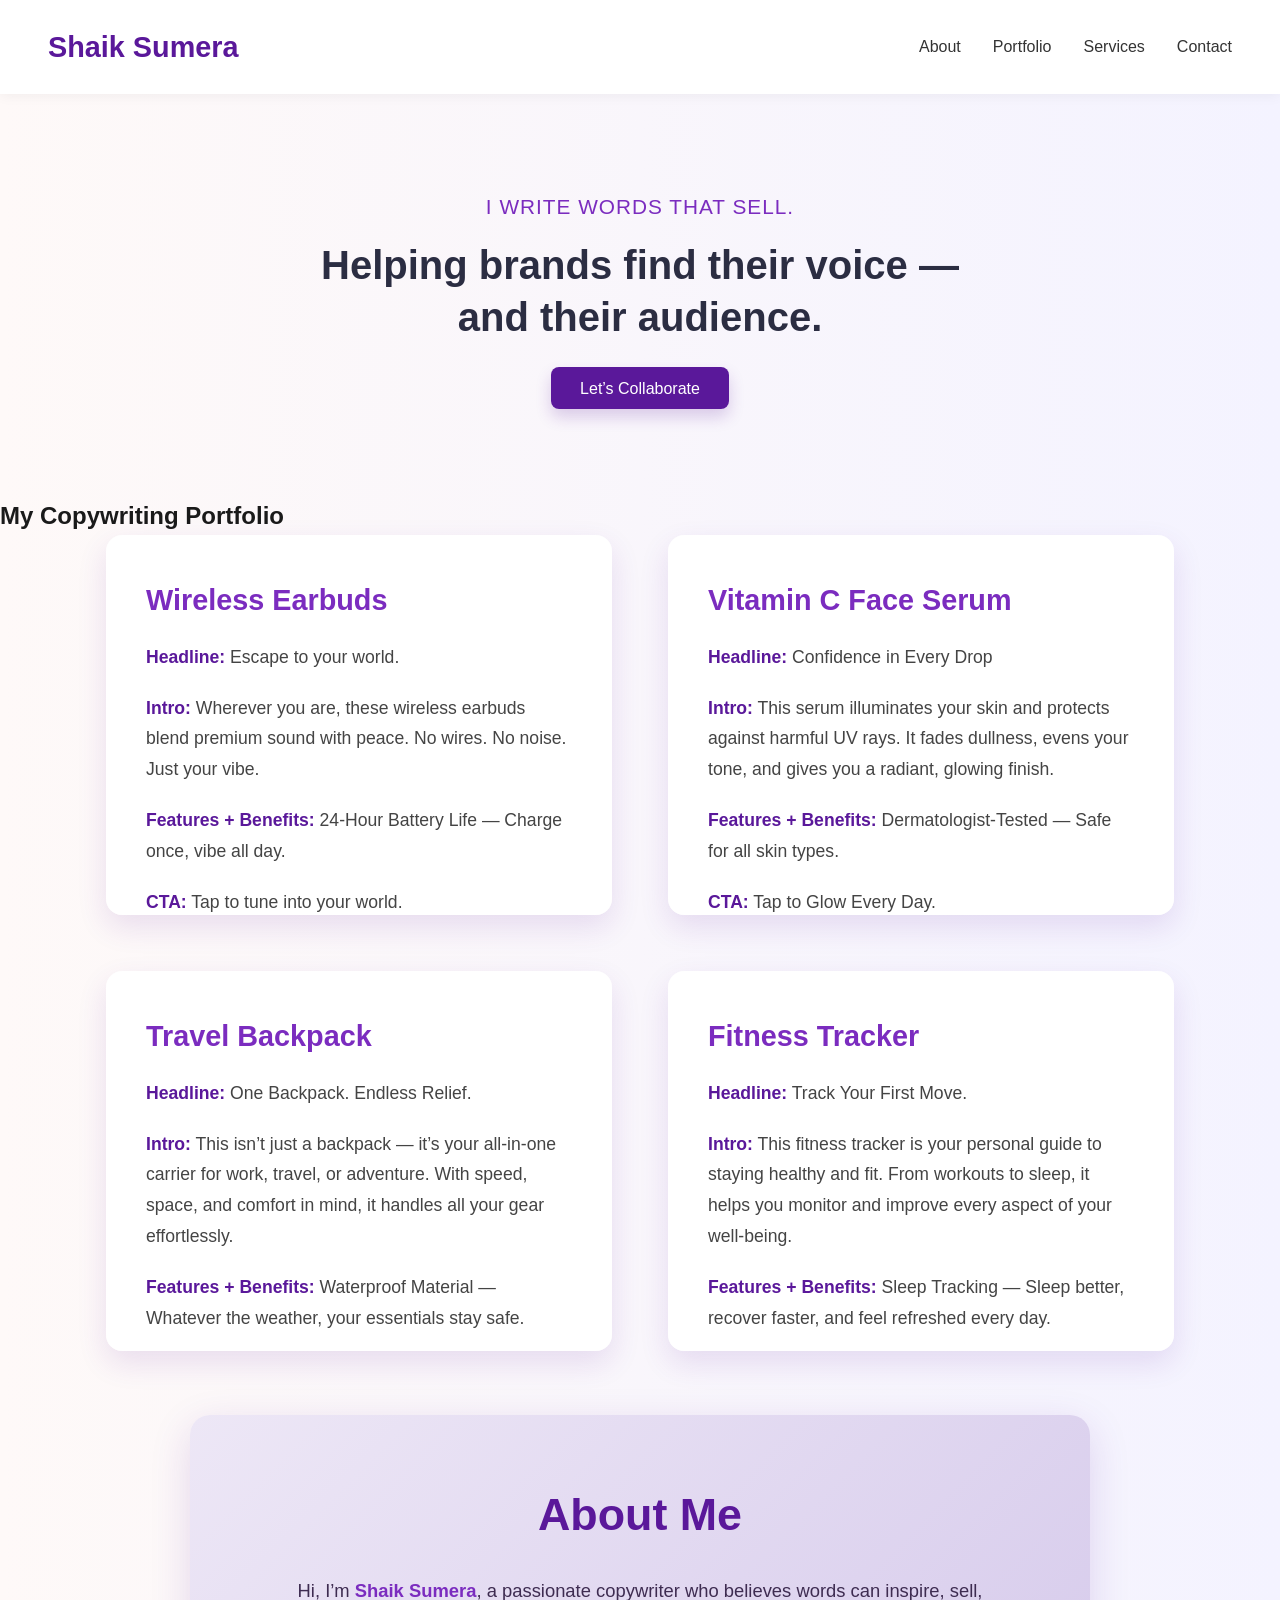
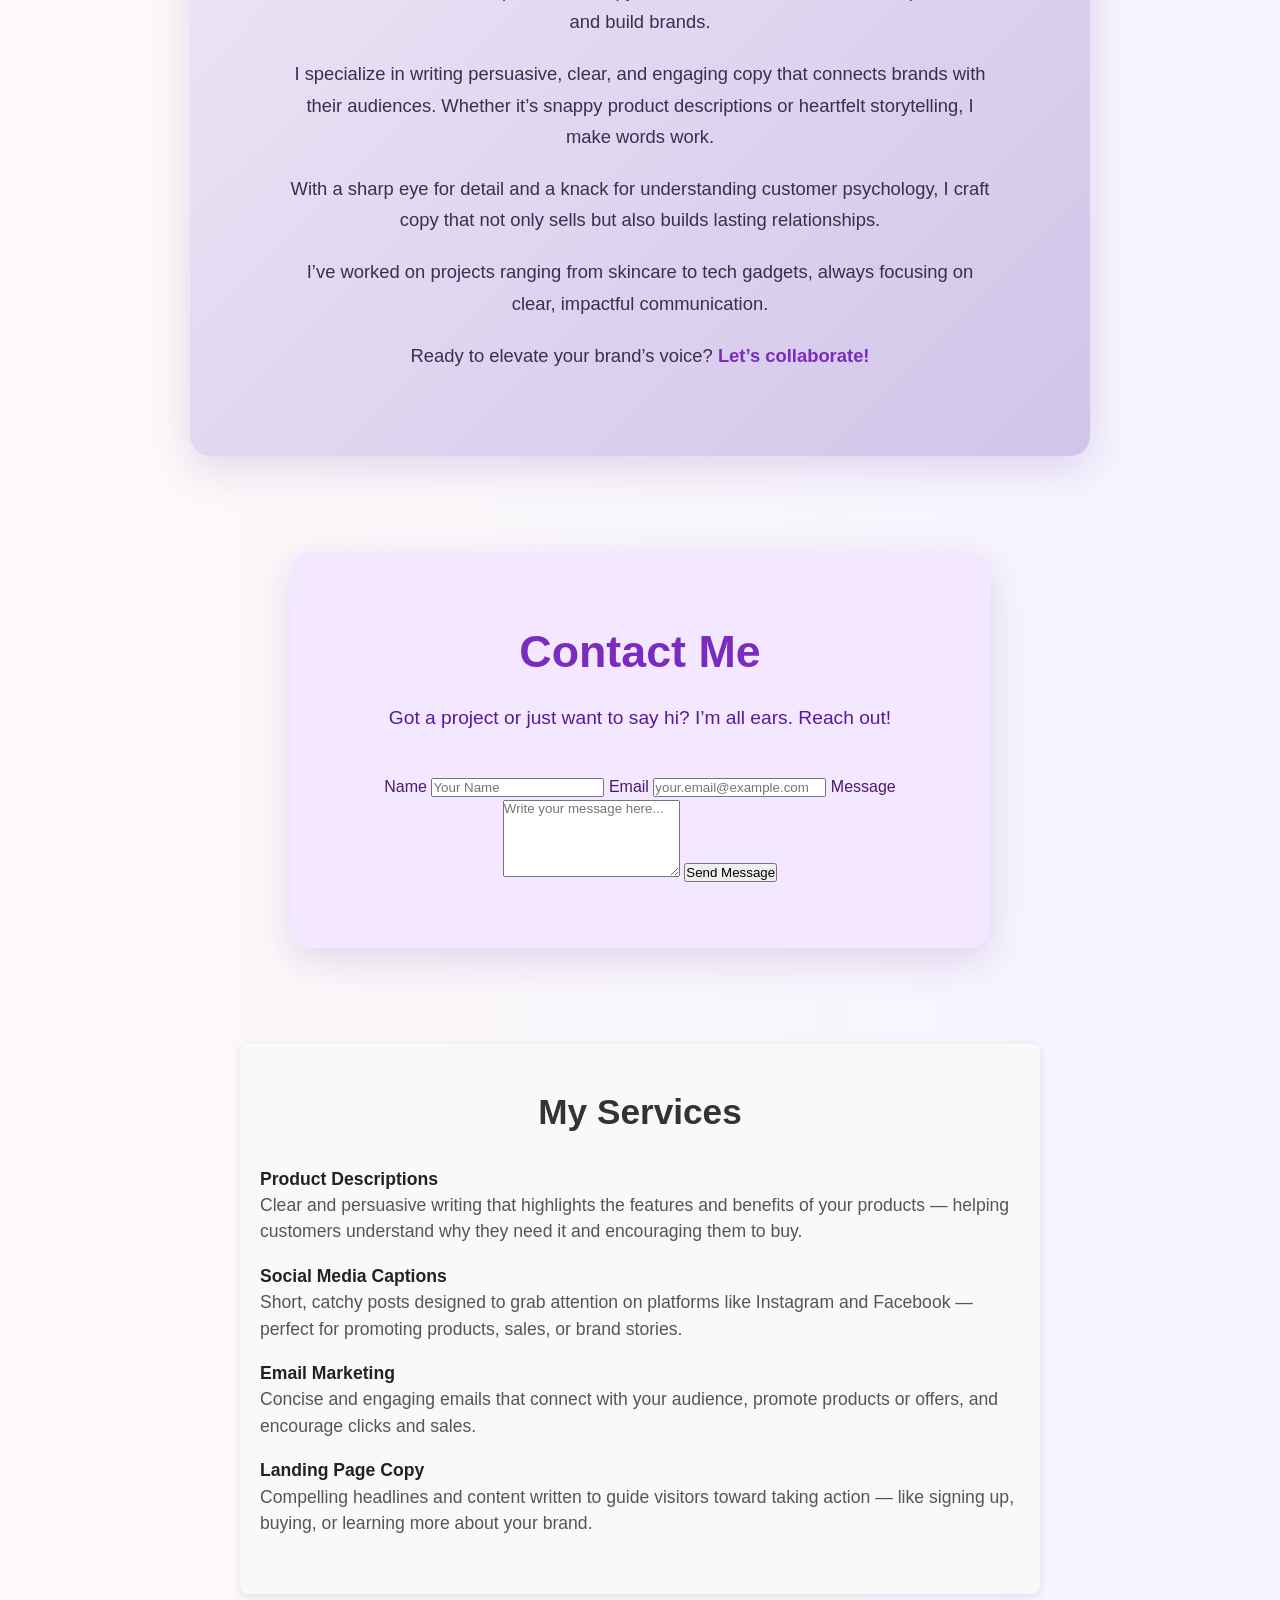
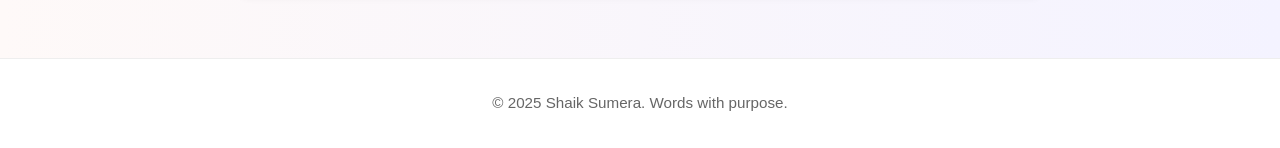
<file: index.html>
<!DOCTYPE html>
<html lang="en">
<head>
  <meta charset="UTF-8" />
  <meta name="viewport" content="width=device-width, initial-scale=1.0" />
  <title>Shaik Sumera | Copywriter</title>
  <link rel="stylesheet" href="copy.css" />
</head>
<body>
  <header>
    <nav>
      <div class="logo">Shaik Sumera</div>
      <ul class="nav-links">
        <li><a href="#about">About</a></li>
        <li><a href="#portfolio">Portfolio</a></li>
        <li><a href="#services">Services</a></li>
        <li><a href="#contact">Contact</a></li>
      </ul>
    </nav>

    <section class="hero">
      <p class="tagline">I write words that sell.</p>
      <h1>Helping brands find their voice — and their audience.</h1>
      <a href="#contact" class="cta-button">Let’s Collaborate</a>
    </section>

    <section id="portfolio" class="portfolio-section">
        <h2>My Copywriting Portfolio</h2>
        <div class="portfolio-cards">
      
          <div class="portfolio-card">
            <h3>Wireless Earbuds</h3>
            <p><strong>Headline:</strong> Escape to your world.</p>
            <p><strong>Intro:</strong> Wherever you are, these wireless earbuds blend premium sound with peace. No wires. No noise. Just your vibe.</p>
            <p><strong>Features + Benefits:</strong> 24-Hour Battery Life — Charge once, vibe all day.</p>
            <p><strong>CTA:</strong> Tap to tune into your world.</p>
          </div>
      
          <div class="portfolio-card">
            <h3>Vitamin C Face Serum</h3>
            <p><strong>Headline:</strong> Confidence in Every Drop</p>
            <p><strong>Intro:</strong> This serum illuminates your skin and protects against harmful UV rays. It fades dullness, evens your tone, and gives you a radiant, glowing finish.</p>
            <p><strong>Features + Benefits:</strong> Dermatologist-Tested — Safe for all skin types.</p>
            <p><strong>CTA:</strong> Tap to Glow Every Day.</p>
          </div>
      
          <div class="portfolio-card">
            <h3>Travel Backpack</h3>
            <p><strong>Headline:</strong> One Backpack. Endless Relief.</p>
            <p><strong>Intro:</strong> This isn’t just a backpack — it’s your all-in-one carrier for work, travel, or adventure. With speed, space, and comfort in mind, it handles all your gear effortlessly.</p>
            <p><strong>Features + Benefits:</strong> Waterproof Material — Whatever the weather, your essentials stay safe.</p>
            <p><strong>CTA:</strong> Tap to grab yours now.</p>
          </div>
      
          <div class="portfolio-card">
            <h3>Fitness Tracker</h3>
            <p><strong>Headline:</strong> Track Your First Move.</p>
            <p><strong>Intro:</strong> This fitness tracker is your personal guide to staying healthy and fit. From workouts to sleep, it helps you monitor and improve every aspect of your well-being.</p>
            <p><strong>Features + Benefits:</strong> Sleep Tracking — Sleep better, recover faster, and feel refreshed every day.</p>
            <p><strong>CTA:</strong> Tap to start tracking your health.</p>
          </div>
      
        </div>
      </section>

      <section id="about" class="about-section">
        <div class="about-content">
          <h2>About Me</h2>
          <p>Hi, I’m <strong>Shaik Sumera</strong>, a passionate copywriter who believes words can inspire, sell, and build brands.</p>
          <p>I specialize in writing persuasive, clear, and engaging copy that connects brands with their audiences. Whether it’s snappy product descriptions or heartfelt storytelling, I make words work.</p>
          <p>With a sharp eye for detail and a knack for understanding customer psychology, I craft copy that not only sells but also builds lasting relationships.</p>
          <p>I’ve worked on projects ranging from skincare to tech gadgets, always focusing on clear, impactful communication.</p>
          <p>Ready to elevate your brand’s voice? <a href="#contact" class="cta-link">Let’s collaborate!</a></p>
        </div>
      </section>

      <section id="contact" class="contact-section">
        <h2>Contact Me</h2>
        <p>Got a project or just want to say hi? I’m all ears. Reach out!</p>
      
     <form action="https://formspree.io/f/xdkgbpow" method="POST">

          <label for="name">Name</label>
          <input type="text" id="name" name="Name" required placeholder="Your Name" />
      
          <label for="email">Email</label>
          <input type="email" id="email" name="Email" required placeholder="your.email@example.com" />
      
          <label for="message">Message</label>
          <textarea id="message" name="Message" rows="5" required placeholder="Write your message here..."></textarea>
      
          <button type="submit">Send Message</button>
        </form>
      </section>

      <section id="services" class="services-section">
  <h2>My Services</h2>
  <ul>
    <li><strong>Product Descriptions</strong><br />
      Clear and persuasive writing that highlights the features and benefits of your products — helping customers understand why they need it and encouraging them to buy.
    </li>
    <li><strong>Social Media Captions</strong><br />
      Short, catchy posts designed to grab attention on platforms like Instagram and Facebook — perfect for promoting products, sales, or brand stories.
    </li>
    <li><strong>Email Marketing</strong><br />
      Concise and engaging emails that connect with your audience, promote products or offers, and encourage clicks and sales.
    </li>
    <li><strong>Landing Page Copy</strong><br />
      Compelling headlines and content written to guide visitors toward taking action — like signing up, buying, or learning more about your brand.
    </li>
  </ul>
</section>

      
      
      
  </header>

  <footer>
    <p>© 2025 Shaik Sumera. Words with purpose.</p>
  </footer>
</body>
</html>
</file>
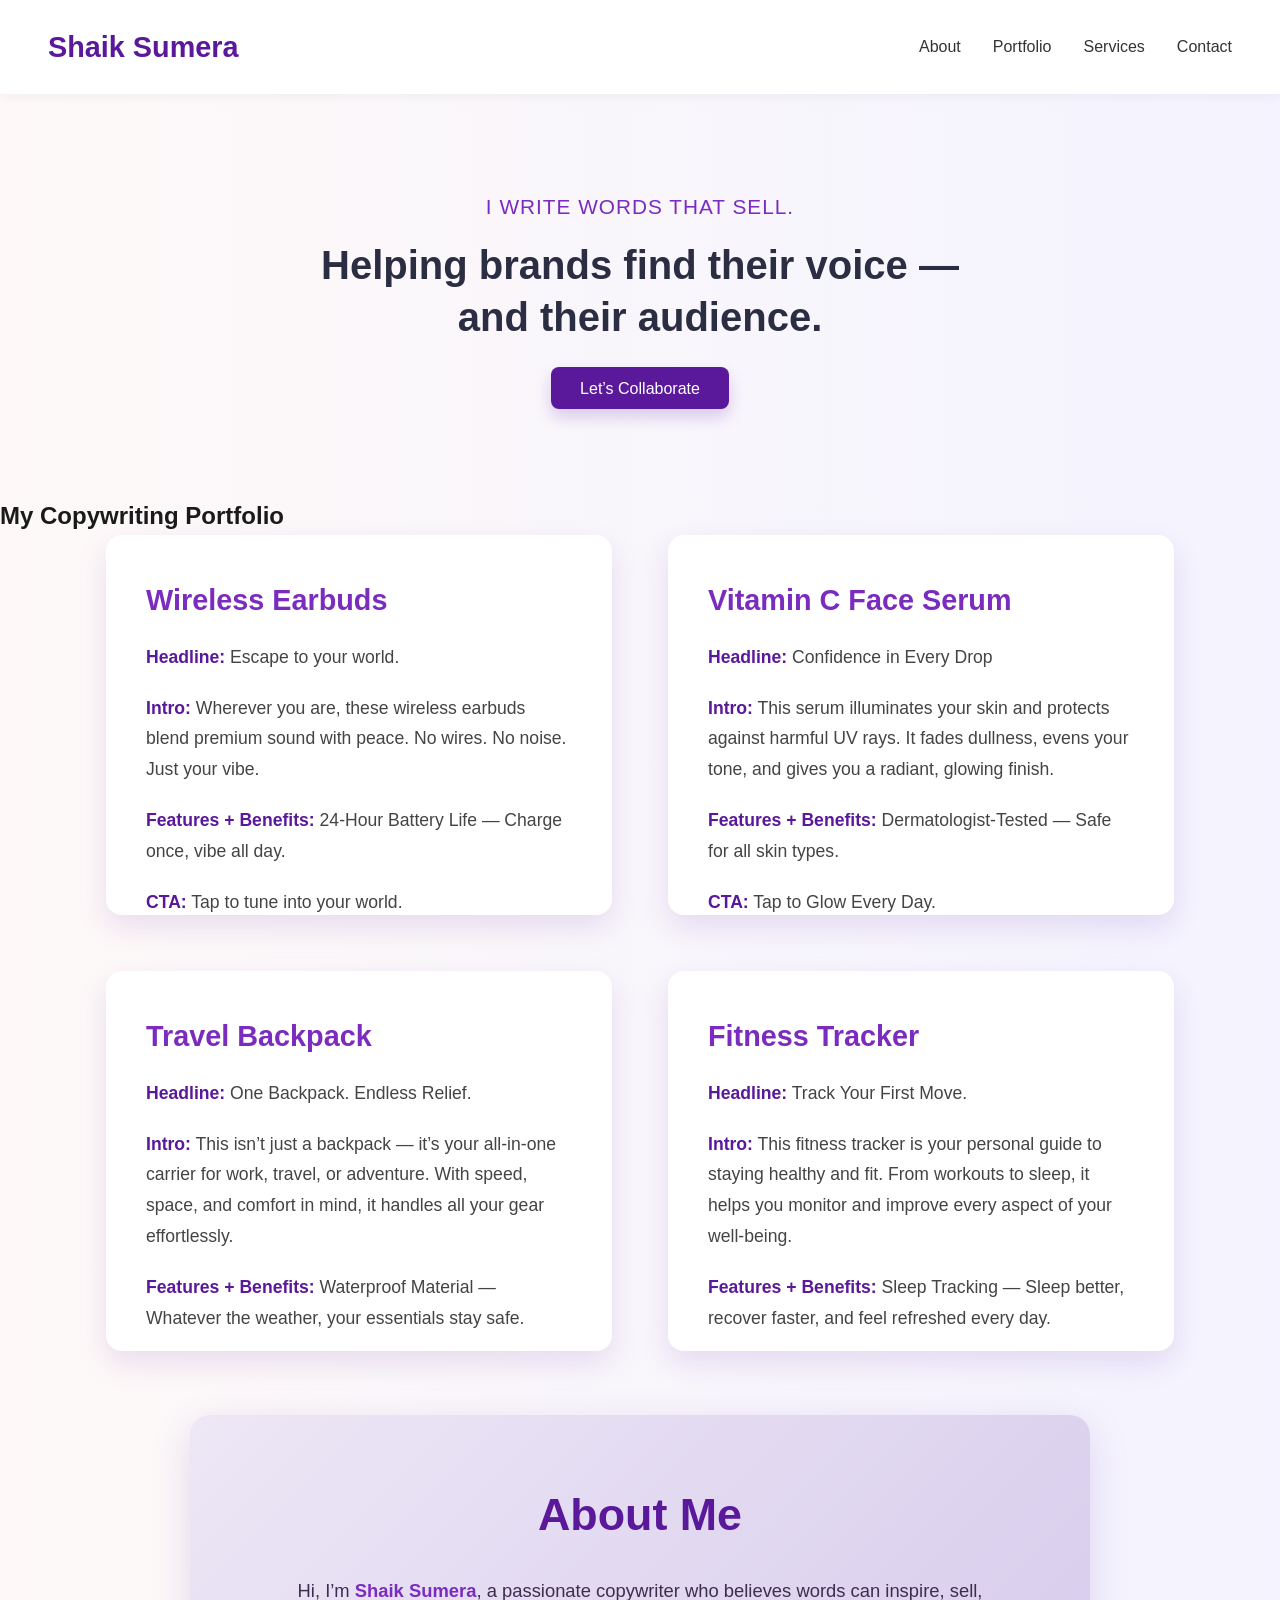
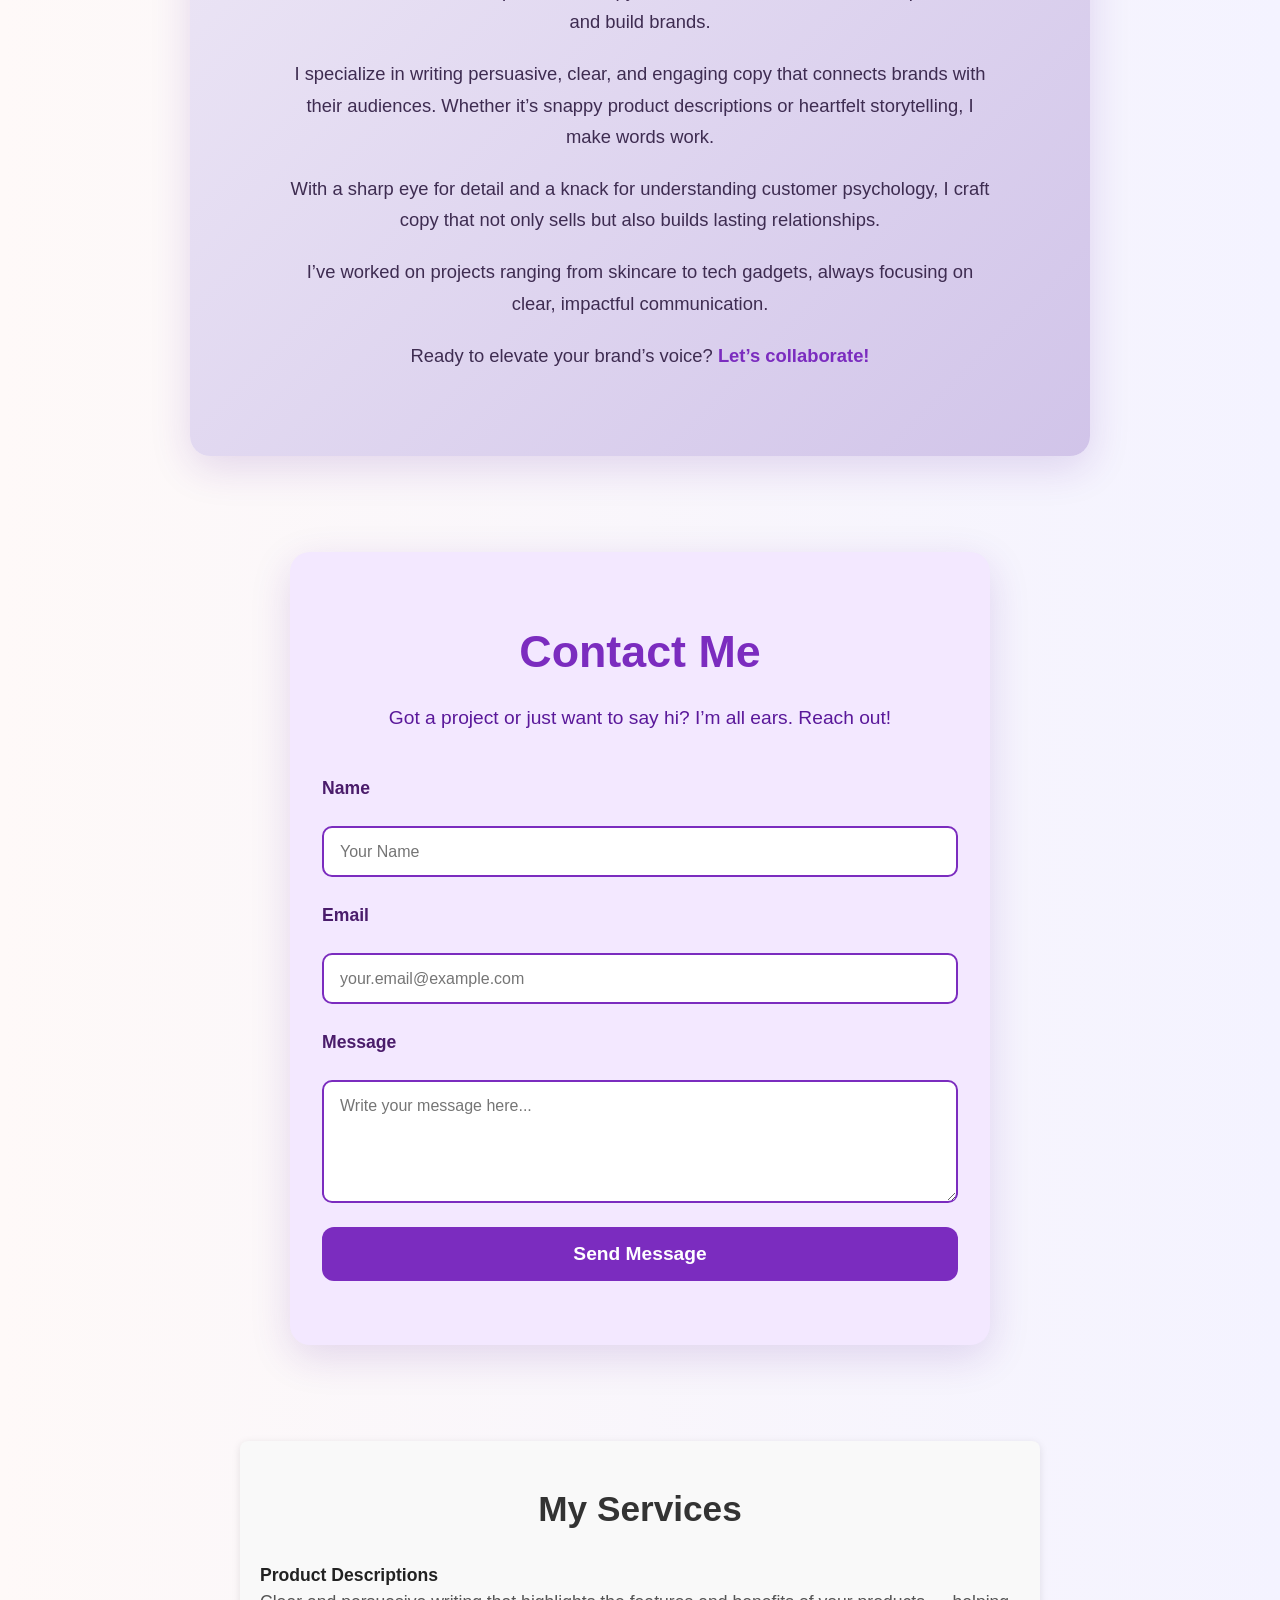
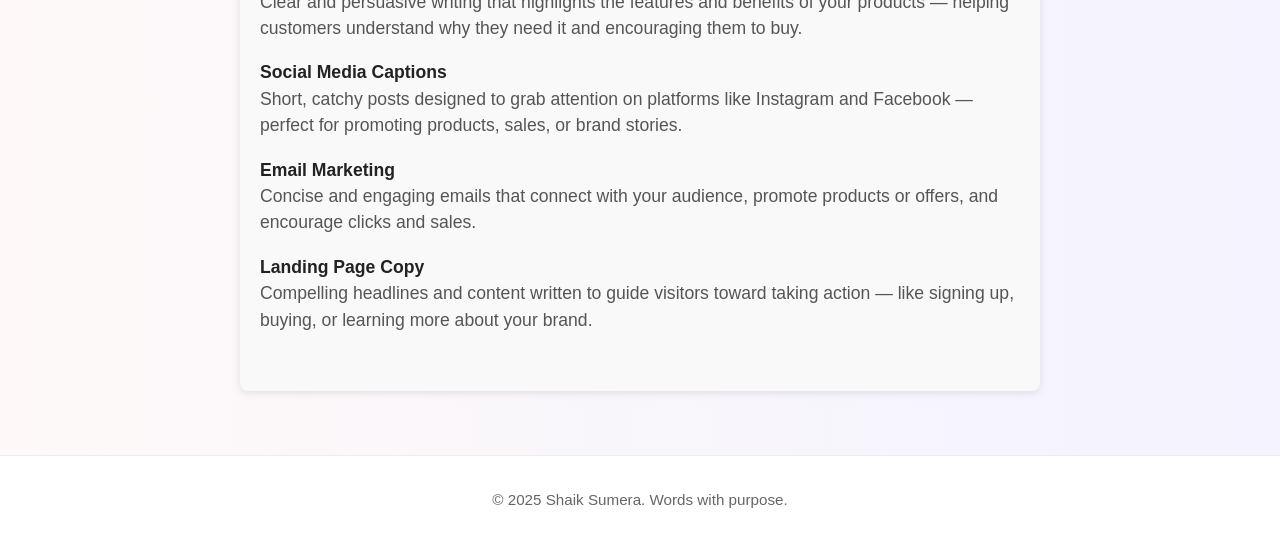
<file: copy.html>
<!DOCTYPE html>
<html lang="en">
<head>
  <meta charset="UTF-8" />
  <meta name="viewport" content="width=device-width, initial-scale=1.0" />
  <title>Shaik Sumera | Copywriter</title>
  <link rel="stylesheet" href="copy.css" />
</head>
<body>
  <header>
    <nav>
      <div class="logo">Shaik Sumera</div>
      <ul class="nav-links">
        <li><a href="#about">About</a></li>
        <li><a href="#portfolio">Portfolio</a></li>
        <li><a href="#services">Services</a></li>
        <li><a href="#contact">Contact</a></li>
      </ul>
    </nav>

    <section class="hero">
      <p class="tagline">I write words that sell.</p>
      <h1>Helping brands find their voice — and their audience.</h1>
      <a href="#contact" class="cta-button">Let’s Collaborate</a>
    </section>

    <section id="portfolio" class="portfolio-section">
        <h2>My Copywriting Portfolio</h2>
        <div class="portfolio-cards">
      
          <div class="portfolio-card">
            <h3>Wireless Earbuds</h3>
            <p><strong>Headline:</strong> Escape to your world.</p>
            <p><strong>Intro:</strong> Wherever you are, these wireless earbuds blend premium sound with peace. No wires. No noise. Just your vibe.</p>
            <p><strong>Features + Benefits:</strong> 24-Hour Battery Life — Charge once, vibe all day.</p>
            <p><strong>CTA:</strong> Tap to tune into your world.</p>
          </div>
      
          <div class="portfolio-card">
            <h3>Vitamin C Face Serum</h3>
            <p><strong>Headline:</strong> Confidence in Every Drop</p>
            <p><strong>Intro:</strong> This serum illuminates your skin and protects against harmful UV rays. It fades dullness, evens your tone, and gives you a radiant, glowing finish.</p>
            <p><strong>Features + Benefits:</strong> Dermatologist-Tested — Safe for all skin types.</p>
            <p><strong>CTA:</strong> Tap to Glow Every Day.</p>
          </div>
      
          <div class="portfolio-card">
            <h3>Travel Backpack</h3>
            <p><strong>Headline:</strong> One Backpack. Endless Relief.</p>
            <p><strong>Intro:</strong> This isn’t just a backpack — it’s your all-in-one carrier for work, travel, or adventure. With speed, space, and comfort in mind, it handles all your gear effortlessly.</p>
            <p><strong>Features + Benefits:</strong> Waterproof Material — Whatever the weather, your essentials stay safe.</p>
            <p><strong>CTA:</strong> Tap to grab yours now.</p>
          </div>
      
          <div class="portfolio-card">
            <h3>Fitness Tracker</h3>
            <p><strong>Headline:</strong> Track Your First Move.</p>
            <p><strong>Intro:</strong> This fitness tracker is your personal guide to staying healthy and fit. From workouts to sleep, it helps you monitor and improve every aspect of your well-being.</p>
            <p><strong>Features + Benefits:</strong> Sleep Tracking — Sleep better, recover faster, and feel refreshed every day.</p>
            <p><strong>CTA:</strong> Tap to start tracking your health.</p>
          </div>
      
        </div>
      </section>

      <section id="about" class="about-section">
        <div class="about-content">
          <h2>About Me</h2>
          <p>Hi, I’m <strong>Shaik Sumera</strong>, a passionate copywriter who believes words can inspire, sell, and build brands.</p>
          <p>I specialize in writing persuasive, clear, and engaging copy that connects brands with their audiences. Whether it’s snappy product descriptions or heartfelt storytelling, I make words work.</p>
          <p>With a sharp eye for detail and a knack for understanding customer psychology, I craft copy that not only sells but also builds lasting relationships.</p>
          <p>I’ve worked on projects ranging from skincare to tech gadgets, always focusing on clear, impactful communication.</p>
          <p>Ready to elevate your brand’s voice? <a href="#contact" class="cta-link">Let’s collaborate!</a></p>
        </div>
      </section>

      <section id="contact" class="contact-section">
        <h2>Contact Me</h2>
        <p>Got a project or just want to say hi? I’m all ears. Reach out!</p>
      
        <form class="contact-form" action="mailto:your.email@example.com" method="POST" enctype="text/plain">
          <label for="name">Name</label>
          <input type="text" id="name" name="Name" required placeholder="Your Name" />
      
          <label for="email">Email</label>
          <input type="email" id="email" name="Email" required placeholder="your.email@example.com" />
      
          <label for="message">Message</label>
          <textarea id="message" name="Message" rows="5" required placeholder="Write your message here..."></textarea>
      
          <button type="submit">Send Message</button>
        </form>
      </section>

      <section id="services" class="services-section">
  <h2>My Services</h2>
  <ul>
    <li><strong>Product Descriptions</strong><br />
      Clear and persuasive writing that highlights the features and benefits of your products — helping customers understand why they need it and encouraging them to buy.
    </li>
    <li><strong>Social Media Captions</strong><br />
      Short, catchy posts designed to grab attention on platforms like Instagram and Facebook — perfect for promoting products, sales, or brand stories.
    </li>
    <li><strong>Email Marketing</strong><br />
      Concise and engaging emails that connect with your audience, promote products or offers, and encourage clicks and sales.
    </li>
    <li><strong>Landing Page Copy</strong><br />
      Compelling headlines and content written to guide visitors toward taking action — like signing up, buying, or learning more about your brand.
    </li>
  </ul>
</section>

      
      
      
  </header>

  <footer>
    <p>© 2025 Shaik Sumera. Words with purpose.</p>
  </footer>
</body>
</html>
</file>
<file: copy.css>
* {
    margin: 0;
    padding: 0;
    box-sizing: border-box;
    font-family: "Helvetica Neue", sans-serif;
  }
  
  body {
    background: linear-gradient(to right, #fef9f8, #f4f3ff);
    color: #1a1a1a;
    line-height: 1.6;
  }
  
  /* Navigation Bar */
  nav {
    display: flex;
    justify-content: space-between;
    align-items: center;
    padding: 1.5rem 3rem;
    background: #ffffff;
    box-shadow: 0 2px 12px rgba(0, 0, 0, 0.05);
    position: sticky;
    top: 0;
    z-index: 10;
  }
  
  .logo {
    font-size: 1.8rem;
    font-weight: bold;
    color: #5a189a;
  }
  
  .nav-links {
    list-style: none;
    display: flex;
    gap: 2rem;
  }
  
  .nav-links li a {
    text-decoration: none;
    color: #333;
    font-weight: 500;
    transition: color 0.3s ease;
  }
  
  .nav-links li a:hover {
    color: #5a189a;
  }
  
  /* Hero Section */
  .hero {
    padding: 6rem 3rem;
    text-align: center;
    max-width: 800px;
    margin: 0 auto;
  }
  
  .tagline {
    font-size: 1.3rem;
    color: #7b2cbf;
    margin-bottom: 1rem;
    letter-spacing: 1px;
    text-transform: uppercase;
  }
  
  .hero h1 {
    font-size: 2.5rem;
    font-weight: 700;
    margin-bottom: 2rem;
    color: #2b2d42;
    line-height: 1.3;
  }
  
  .cta-button {
    background-color: #5a189a;
    color: #fff;
    padding: 0.8rem 1.8rem;
    border: none;
    border-radius: 8px;
    font-size: 1rem;
    text-decoration: none;
    transition: background 0.3s ease;
    box-shadow: 0 8px 16px rgba(90, 24, 154, 0.2);
  }
  
  .cta-button:hover {
    background-color: #7b2cbf;
  }
  
  /* Footer */
  footer {
    text-align: center;
    padding: 2rem;
    background-color: #ffffff;
    font-size: 0.95rem;
    color: #666;
    border-top: 1px solid #eee;
    margin-top: 4rem;
  }

 /* Cards container */
.portfolio-cards {
    display: grid;
    grid-template-columns: repeat(auto-fit, minmax(360px, 1fr));
    gap: 3.5rem;
    max-width: 1100px;
    margin: 0 auto;
    padding: 0 1rem;
  }
  
  /* Individual card */
  .portfolio-card {
    background: #fff;
    padding: 3rem 2.5rem;
    border-radius: 16px;
    box-shadow: 0 12px 30px rgba(90, 24, 154, 0.12);
    text-align: left;
    transition: transform 0.3s ease, box-shadow 0.3s ease;
    min-height: 380px;
    max-height: 380px;
    overflow-y: auto;
    display: flex;
    flex-direction: column;
    justify-content: flex-start;
  }
  
  .portfolio-card::-webkit-scrollbar {
    width: 6px;
  }
  
  .portfolio-card::-webkit-scrollbar-thumb {
    background-color: rgba(90, 24, 154, 0.3);
    border-radius: 3px;
  }
  
  .portfolio-card:hover {
    transform: translateY(-10px);
    box-shadow: 0 20px 50px rgba(90, 24, 154, 0.25);
  }
  
  .portfolio-card h3 {
    color: #7b2cbf;
    margin-bottom: 1.5rem;
    font-size: 1.8rem;
    line-height: 1.2;
  }
  
  .portfolio-card p {
    margin-bottom: 1.25rem;
    color: #444;
    font-size: 1.1rem;
    line-height: 1.75;
    word-break: break-word;
  }
  
  .portfolio-card p strong {
    color: #5a189a;
  }
  
  /* Responsive tweak for smaller devices */
  @media (max-width: 480px) {
    .portfolio-cards {
      grid-template-columns: 1fr;
      gap: 2rem;
    }
    .portfolio-card {
      max-height: none;
      min-height: auto;
      padding: 2rem 1.5rem;
    }
  }
/* About Section */
.about-section {
    background: linear-gradient(135deg, #ede7f6 0%, #d1c4e9 100%);
    padding: 4rem 2rem;
    text-align: center;
    color: #3e2c51;
    max-width: 900px;
    margin: 4rem auto 6rem;
    border-radius: 20px;
    box-shadow: 0 12px 40px rgba(90, 24, 154, 0.15);
    font-family: 'Segoe UI', Tahoma, Geneva, Verdana, sans-serif;
  }
  
  .about-content h2 {
    font-size: 2.8rem;
    margin-bottom: 1.5rem;
    color: #5a189a;
    font-weight: 700;
  }
  
  .about-content p {
    font-size: 1.15rem;
    line-height: 1.7;
    margin-bottom: 1.3rem;
    max-width: 700px;
    margin-left: auto;
    margin-right: auto;
  }
  
  .about-content p strong {
    color: #7b2cbf;
  }
  
  .about-content .cta-link {
    color: #7b2cbf;
    font-weight: 700;
    text-decoration: none;
    border-bottom: 2px solid transparent;
    transition: border-color 0.3s ease;
  }
  
  .about-content .cta-link:hover {
    border-color: #7b2cbf;
    cursor: pointer;
  }

  /* Contact Section */
.contact-section {
    background: #f3e8ff;
    padding: 4rem 2rem;
    max-width: 700px;
    margin: 0 auto 6rem;
    border-radius: 20px;
    box-shadow: 0 12px 40px rgba(90, 24, 154, 0.15);
    text-align: center;
    color: #4a1c6b;
    font-family: 'Segoe UI', Tahoma, Geneva, Verdana, sans-serif;
  }
  
  .contact-section h2 {
    font-size: 2.8rem;
    margin-bottom: 1rem;
    color: #7b2cbf;
    font-weight: 700;
  }
  
  .contact-section p {
    font-size: 1.2rem;
    margin-bottom: 2.5rem;
    color: #5a189a;
  }
  
  .contact-form {
    display: flex;
    flex-direction: column;
    gap: 1.5rem;
  }
  
  .contact-form label {
    font-weight: 600;
    font-size: 1.1rem;
    text-align: left;
    color: #4a1c6b;
  }
  
  .contact-form input,
  .contact-form textarea {
    padding: 0.9rem 1rem;
    border: 2px solid #7b2cbf;
    border-radius: 10px;
    font-size: 1rem;
    resize: vertical;
    font-family: inherit;
    color: #4a1c6b;
    transition: border-color 0.3s ease;
  }
  
  .contact-form input:focus,
  .contact-form textarea:focus {
    border-color: #5a189a;
    outline: none;
  }
  
  .contact-form button {
    background: #7b2cbf;
    color: #fff;
    font-size: 1.2rem;
    padding: 1rem;
    border: none;
    border-radius: 12px;
    font-weight: 700;
    cursor: pointer;
    transition: background-color 0.3s ease;
  }
  
  .contact-form button:hover {
    background: #5a189a;
  }
  
  /* Responsive */
  @media (max-width: 480px) {
    .contact-section {
      padding: 3rem 1rem;
      max-width: 90%;
    }
  }
.services-section {
  padding: 40px 20px;
  background-color: #f9f9f9;
  max-width: 800px;
  margin: 0 auto 60px auto;
  border-radius: 8px;
  box-shadow: 0 2px 8px rgba(0,0,0,0.1);
}

.services-section h2 {
  text-align: center;
  font-size: 2.2rem;
  margin-bottom: 25px;
  color: #333;
  font-weight: 700;
}

.services-section ul {
  list-style-type: none;
  padding: 0;
}

.services-section li {
  font-size: 1.1rem;
  margin-bottom: 18px;
  color: #555;
  line-height: 1.5;
}

.services-section li strong {
  color: #222;
  font-weight: 600;
}
</file>
